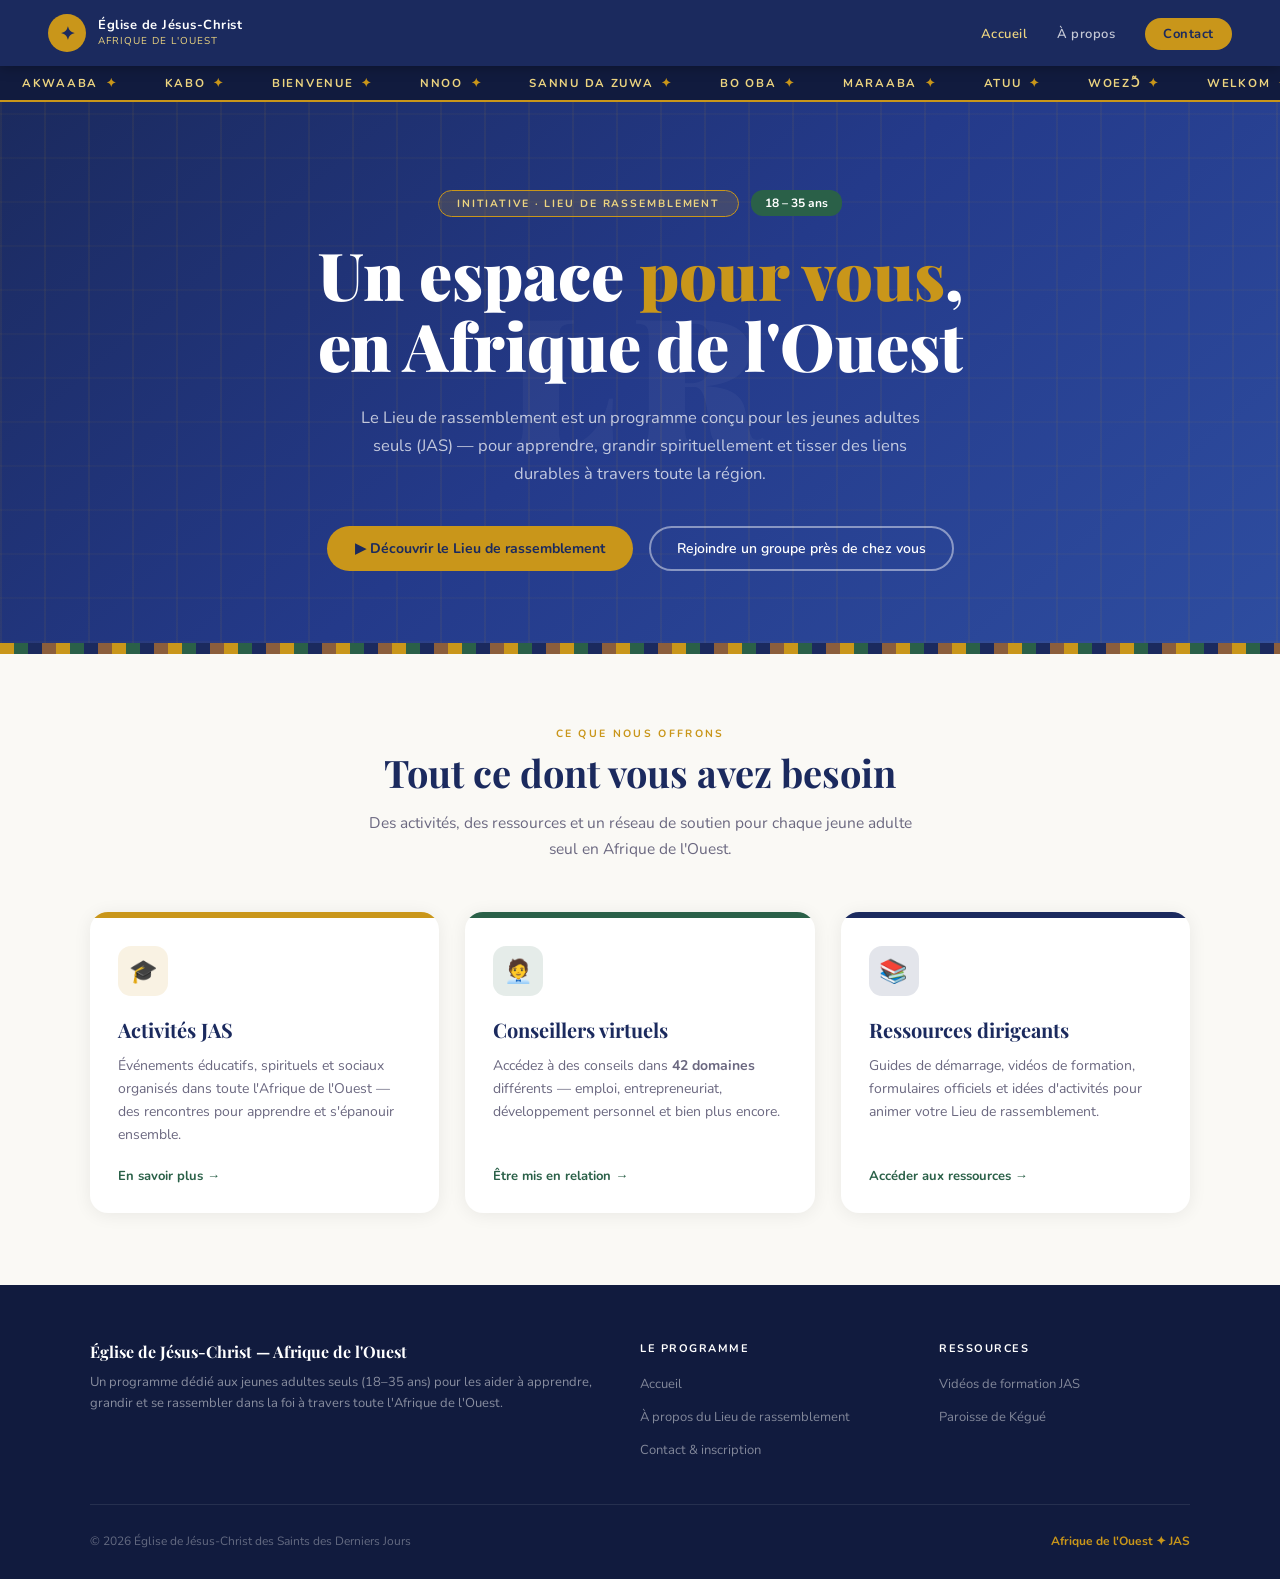
<file: Reprise/index.html>
<!DOCTYPE html>
<html lang="fr">
<head>
  <meta charset="UTF-8">
  <meta name="viewport" content="width=device-width, initial-scale=1.0">
  <title>Lieu de rassemblement — Jeunes Adultes Seuls, Afrique de l'Ouest</title>
  <meta name="description" content="Le Lieu de rassemblement est un programme pour les jeunes adultes seuls (18-35 ans) en Afrique de l'Ouest : activités, ressources et accompagnement.">
  <link href="https://fonts.googleapis.com/css2?family=Playfair+Display:wght@400;700;900&family=Nunito:wght@300;400;600;700&display=swap" rel="stylesheet">
  <link rel="stylesheet" href="style.css">
</head>
<body>

<!-- ─── NAVBAR ─── -->
<nav>
  <a href="index.html" class="nav-logo">
    <div class="nav-logo-icon">✦</div> 
    <div>
      <div class="nav-logo-main">Église de Jésus-Christ</div>
      <div class="nav-logo-sub">Afrique de l'Ouest</div>
    </div>
  </a>
  <ul class="nav-links">
    <li><a href="index.html" class="active">Accueil</a></li>
    <li><a href="a-propos.html">À propos</a></li>
    <li><a href="contact.html" class="nav-cta">Contact</a></li>
  </ul>
</nav>

<!-- ─── BANDEAU DE BIENVENUE ─── -->
<div class="ticker-wrap">
  <div class="ticker">
    <span class="ticker-item">akwaaba <span class="ticker-dot">✦</span></span>
    <span class="ticker-item">kabo <span class="ticker-dot">✦</span></span>
    <span class="ticker-item">bienvenue <span class="ticker-dot">✦</span></span>
    <span class="ticker-item">nnoo <span class="ticker-dot">✦</span></span>
    <span class="ticker-item">sannu da zuwa <span class="ticker-dot">✦</span></span>
    <span class="ticker-item">bo oba <span class="ticker-dot">✦</span></span>
    <span class="ticker-item">maraaba <span class="ticker-dot">✦</span></span>
    <span class="ticker-item">atuu <span class="ticker-dot">✦</span></span>
    <span class="ticker-item">woezɔ̃ <span class="ticker-dot">✦</span></span>
    <span class="ticker-item">welkom <span class="ticker-dot">✦</span></span>
    <span class="ticker-item">welcome <span class="ticker-dot">✦</span></span>
    <span class="ticker-item">afeee noko <span class="ticker-dot">✦</span></span>
    <!-- doublé pour une boucle continue -->
    <span class="ticker-item">akwaaba <span class="ticker-dot">✦</span></span>
    <span class="ticker-item">kabo <span class="ticker-dot">✦</span></span>
    <span class="ticker-item">bienvenue <span class="ticker-dot">✦</span></span>
    <span class="ticker-item">nnoo <span class="ticker-dot">✦</span></span>
    <span class="ticker-item">sannu da zuwa <span class="ticker-dot">✦</span></span>
    <span class="ticker-item">bo oba <span class="ticker-dot">✦</span></span>
    <span class="ticker-item">maraaba <span class="ticker-dot">✦</span></span>
    <span class="ticker-item">atuu <span class="ticker-dot">✦</span></span>
    <span class="ticker-item">woezɔ̃ <span class="ticker-dot">✦</span></span>
    <span class="ticker-item">welkom <span class="ticker-dot">✦</span></span>
    <span class="ticker-item">welcome <span class="ticker-dot">✦</span></span>
    <span class="ticker-item">afeee noko <span class="ticker-dot">✦</span></span>
  </div>
</div>

<!-- ─── HERO ─── -->
<section class="hero">
  <div class="hero-wm">LR</div>
  <div class="hero-badge">Initiative · Lieu de Rassemblement</div>
  <span class="hero-age">18 – 35 ans</span>
  <h1>Un espace <em>pour vous</em>,<br>en Afrique de l'Ouest</h1>
  <p class="hero-sub">
    Le Lieu de rassemblement est un programme conçu pour les jeunes adultes seuls (JAS) —
    pour apprendre, grandir spirituellement et tisser des liens durables à travers toute la région.
  </p>
  <div class="hero-actions">
    <a href="a-propos.html" class="btn-primary">▶ Découvrir le Lieu de rassemblement</a>
    <a href="contact.html" class="btn-outline">Rejoindre un groupe près de chez vous</a>
  </div>
</section>

<div class="kente"></div>

<!-- ─── OFFRES ─── -->
<section class="cards-section">
  <div class="cards-hd">
    <div class="section-label">Ce que nous offrons</div>
    <h2 class="section-title">Tout ce dont vous avez besoin</h2>
    <p class="section-desc">Des activités, des ressources et un réseau de soutien pour chaque jeune adulte seul en Afrique de l'Ouest.</p>
  </div>
  <div class="cards-grid">

    <div class="card">
      <div class="card-bar gold"></div>
      <div class="card-body">
        <div class="card-icon gold-bg">🎓</div>
        <h3>Activités JAS</h3>
        <p>Événements éducatifs, spirituels et sociaux organisés dans toute l'Afrique de l'Ouest — des rencontres pour apprendre et s'épanouir ensemble.</p>
        <a href="a-propos.html" class="card-link">En savoir plus →</a>
      </div>
    </div>

    <div class="card">
      <div class="card-bar green"></div>
      <div class="card-body">
        <div class="card-icon green-bg">🧑‍💼</div>
        <h3>Conseillers virtuels</h3>
        <p>Accédez à des conseils dans <strong>42 domaines</strong> différents — emploi, entrepreneuriat, développement personnel et bien plus encore.</p>
        <a href="contact.html" class="card-link">Être mis en relation →</a>
      </div>
    </div>

    <div class="card">
      <div class="card-bar navy"></div>
      <div class="card-body">
        <div class="card-icon navy-bg">📚</div>
        <h3>Ressources dirigeants</h3>
        <p>Guides de démarrage, vidéos de formation, formulaires officiels et idées d'activités pour animer votre Lieu de rassemblement.</p>
        <a href="a-propos.html" class="card-link">Accéder aux ressources →</a>
      </div>
    </div>

  </div>
</section>

<!-- ─── PIED DE PAGE ─── -->
<footer>
  <div class="footer-inner">
    <div class="footer-top">
      <div class="fbrand">
        <h4>Église de Jésus-Christ — Afrique de l'Ouest</h4>
        <p>Un programme dédié aux jeunes adultes seuls (18–35 ans) pour les aider à apprendre, grandir et se rassembler dans la foi à travers toute l'Afrique de l'Ouest.</p>
      </div>
      <div class="fcol">
        <h5>Le programme</h5>
        <ul>
          <li><a href="index.html">Accueil</a></li>
          <li><a href="a-propos.html">À propos du Lieu de rassemblement</a></li>
          <li><a href="contact.html">Contact &amp; inscription</a></li>
        </ul>
      </div>
      <div class="fcol">
        <h5>Ressources</h5>
        <ul>
          <li><a href="https://www.youtube.com/playlist?list=PLsImnSnI11I7fehPz9nurvhtqoldoaC2j" target="_blank" rel="noopener">Vidéos de formation JAS</a></li>
          <li><a href="https://maps.app.goo.gl/mae8pg2AJkW2jbD5A" target="_blank" rel="noopener">Paroisse de Kégué</a></li>
        </ul>
      </div>
    </div>
    <div class="footer-bot">
      <span>© 2026 Église de Jésus-Christ des Saints des Derniers Jours</span>
      <span class="accent">Afrique de l'Ouest ✦ JAS</span>
    </div>
  </div>
</footer>

</body>
</html>
</file>
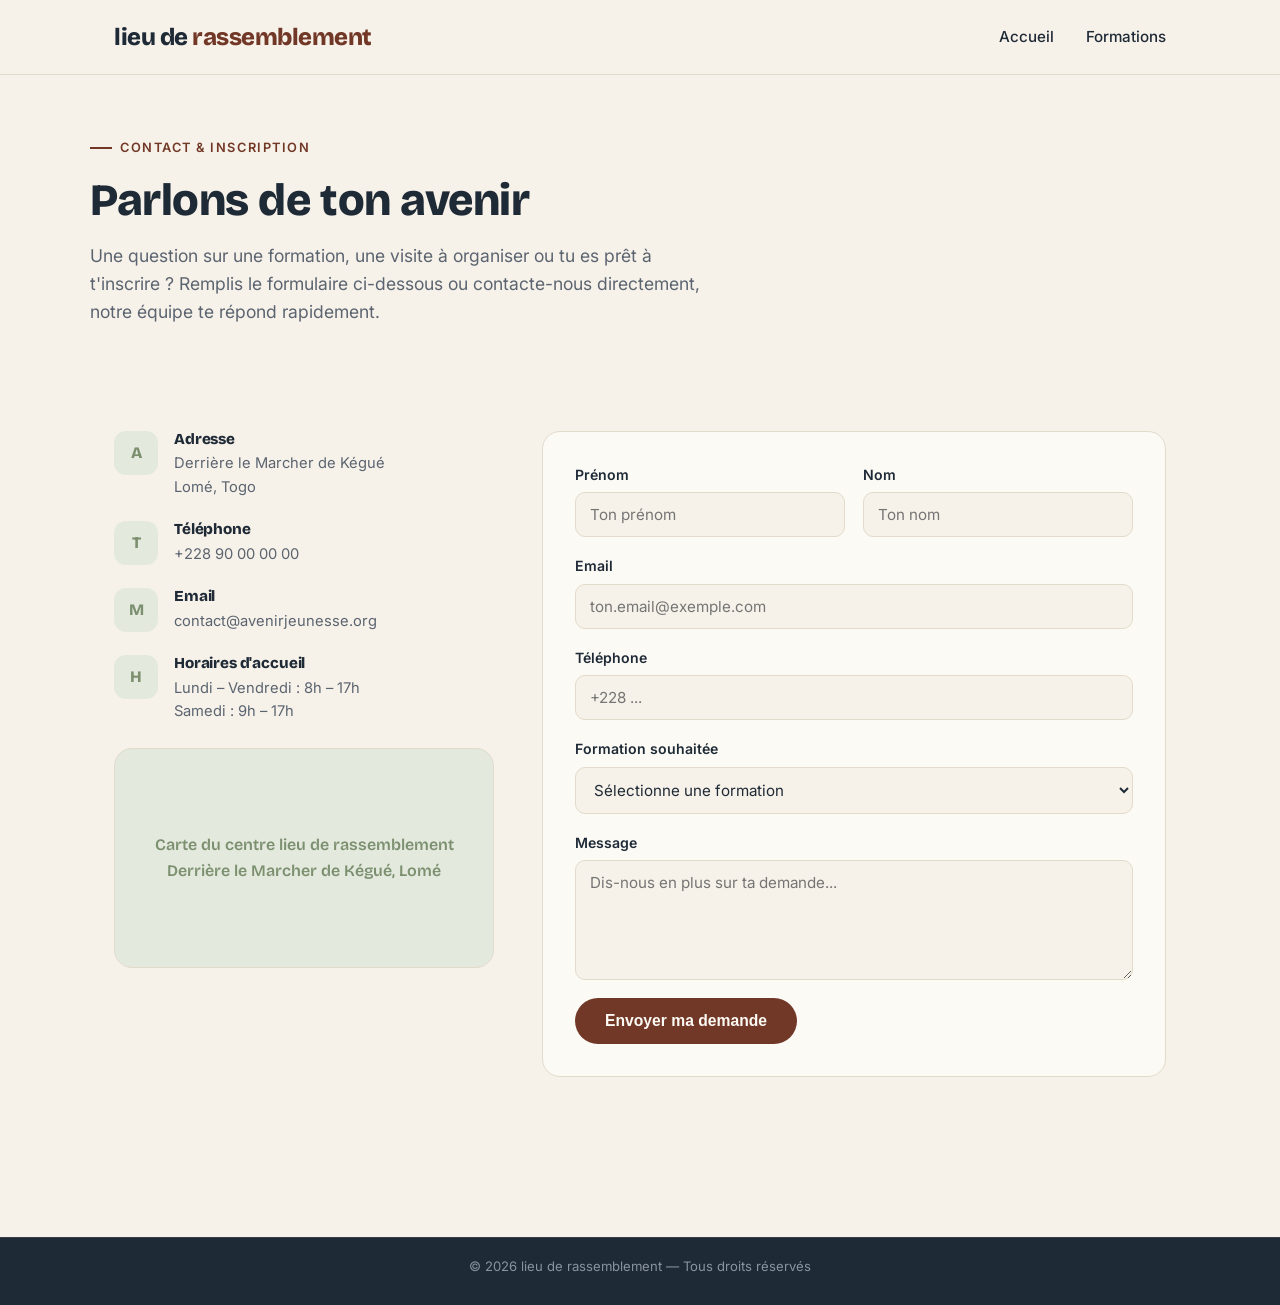
<file: contact.html>
<!DOCTYPE html>
<html lang="fr">
<head>
  <meta charset="UTF-8">
  <meta name="viewport" content="width=device-width, initial-scale=1.0">
  <title>Contact &amp; inscription — lieu de rassemblement</title>
  <link rel="stylesheet" href="style.css">
</head>
<body>

  <header class="entete">
    <div class="container">
      <a href="index.html" class="logo">lieu de <span>rassemblement</span></a>

      <input type="checkbox" id="menu-toggle">
      <label for="menu-toggle" class="menu-toggle-label">☰</label>

      <nav class="nav-principale">
        <a href="index.html">Accueil</a>
        <a href="formations.html">Formations</a>
      
      </nav>
    </div>
  </header>

  <main>

    <section class="container intro-page">
      <span class="eyebrow">Contact &amp; inscription</span>
      <h1>Parlons de ton avenir</h1>
      <p class="lead">
        Une question sur une formation, une visite à organiser ou tu es prêt à
        t'inscrire ? Remplis le formulaire ci-dessous ou contacte-nous directement,
        notre équipe te répond rapidement.
      </p>
    </section>

    <section class="section">
      <div class="container contact-grille">

        <div>
          <div class="bloc-coordonnees">

            <div class="coordonnee">
              <div class="coordonnee-icone">A</div>
              <div>
                <h4>Adresse</h4>
                <p>Derrière le Marcher de Kégué<br>Lomé, Togo</p>
              </div>
            </div>

            <div class="coordonnee">
              <div class="coordonnee-icone">T</div>
              <div>
                <h4>Téléphone</h4>
                <p><a href="tel:+22890000000">+228 90 00 00 00</a></p>
              </div>
            </div>

            <div class="coordonnee">
              <div class="coordonnee-icone">M</div>
              <div>
                <h4>Email</h4>
                <p><a href="mailto:contact@avenirjeunesse.org">contact@avenirjeunesse.org</a></p>
              </div>
            </div>

            <div class="coordonnee">
              <div class="coordonnee-icone">H</div>
              <div>
                <h4>Horaires d'accueil</h4>
                <p>Lundi – Vendredi : 8h – 17h<br>Samedi : 9h – 17h</p>
              </div>
            </div>

          </div>

          <div class="carte-placeholder">
            Carte du centre lieu de rassemblement<br>Derrière le Marcher de Kégué, Lomé
          </div>
        </div>

        <form class="formulaire" action="#" method="post">
          <div class="ligne-champs">
            <div class="champ">
              <label for="prenom">Prénom</label>
              <input type="text" id="prenom" name="prenom" placeholder="Ton prénom" required>
            </div>
            <div class="champ">
              <label for="nom">Nom</label>
              <input type="text" id="nom" name="nom" placeholder="Ton nom" required>
            </div>
          </div>

          <div class="champ">
            <label for="email">Email</label>
            <input type="email" id="email" name="email" placeholder="ton.email@exemple.com" required>
          </div>

          <div class="champ">
            <label for="telephone">Téléphone</label>
            <input type="tel" id="telephone" name="telephone" placeholder="+228 ...">
          </div>

          <div class="champ">
            <label for="formation">Formation souhaitée</label>
            <select id="formation" name="formation">
              <option value="">Sélectionne une formation</option>
              <option value="web">Développement web</option>
              <option value="cuisine">Cuisine</option>
              <option value="patisserie">Pâtisserie</option>
              <option value="onglerie">Onglerie</option>
              <option value="tresse">Tresse &amp; coiffure</option>
              <option value="autre">Je ne sais pas encore</option>
            </select>
          </div>

          <div class="champ">
            <label for="message">Message</label>
            <textarea id="message" name="message" placeholder="Dis-nous en plus sur ta demande..."></textarea>
          </div>

          <button type="submit" class="bouton bouton-primaire">Envoyer ma demande</button>
        </form>

      </div>
    </section>

  </main>

  <footer class="pied">
    <div class="bas-pied">© 2026 lieu de rassemblement — Tous droits réservés</div>
  </footer>

</body>
</html>
</file>
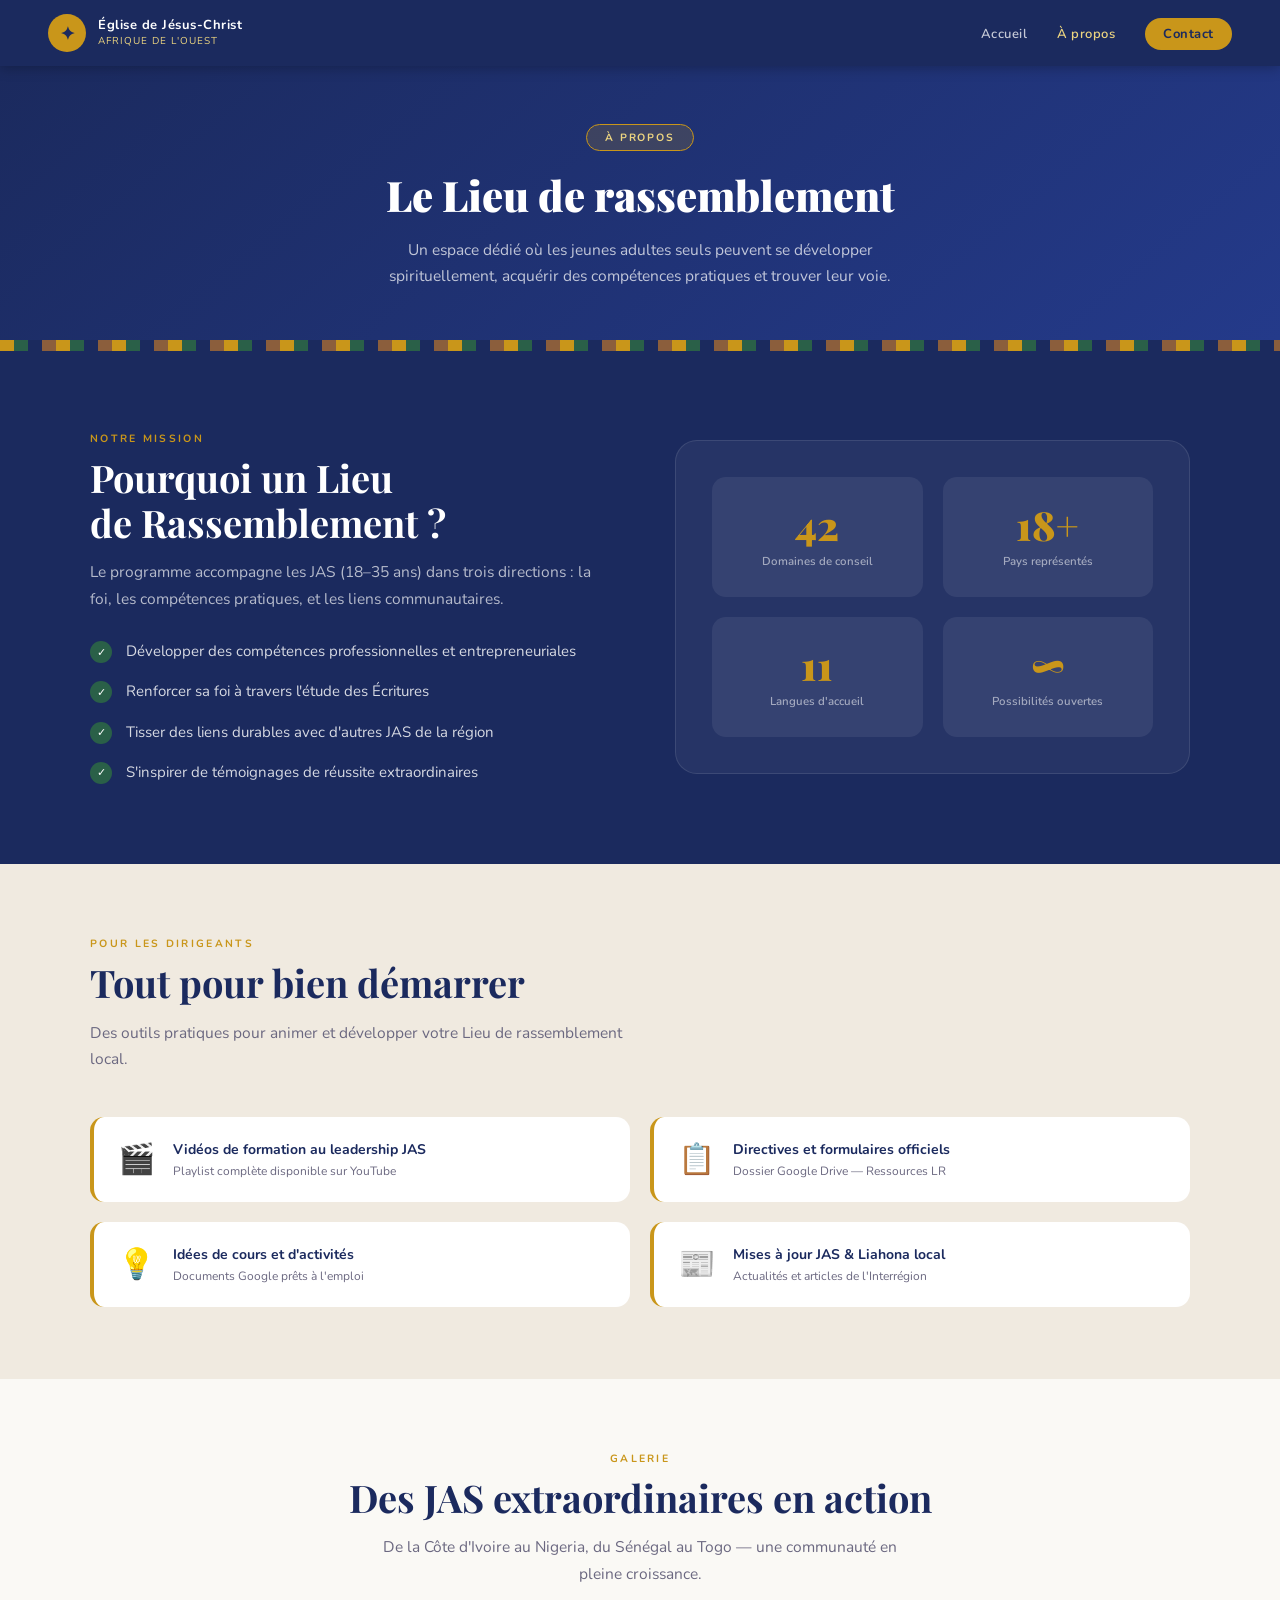
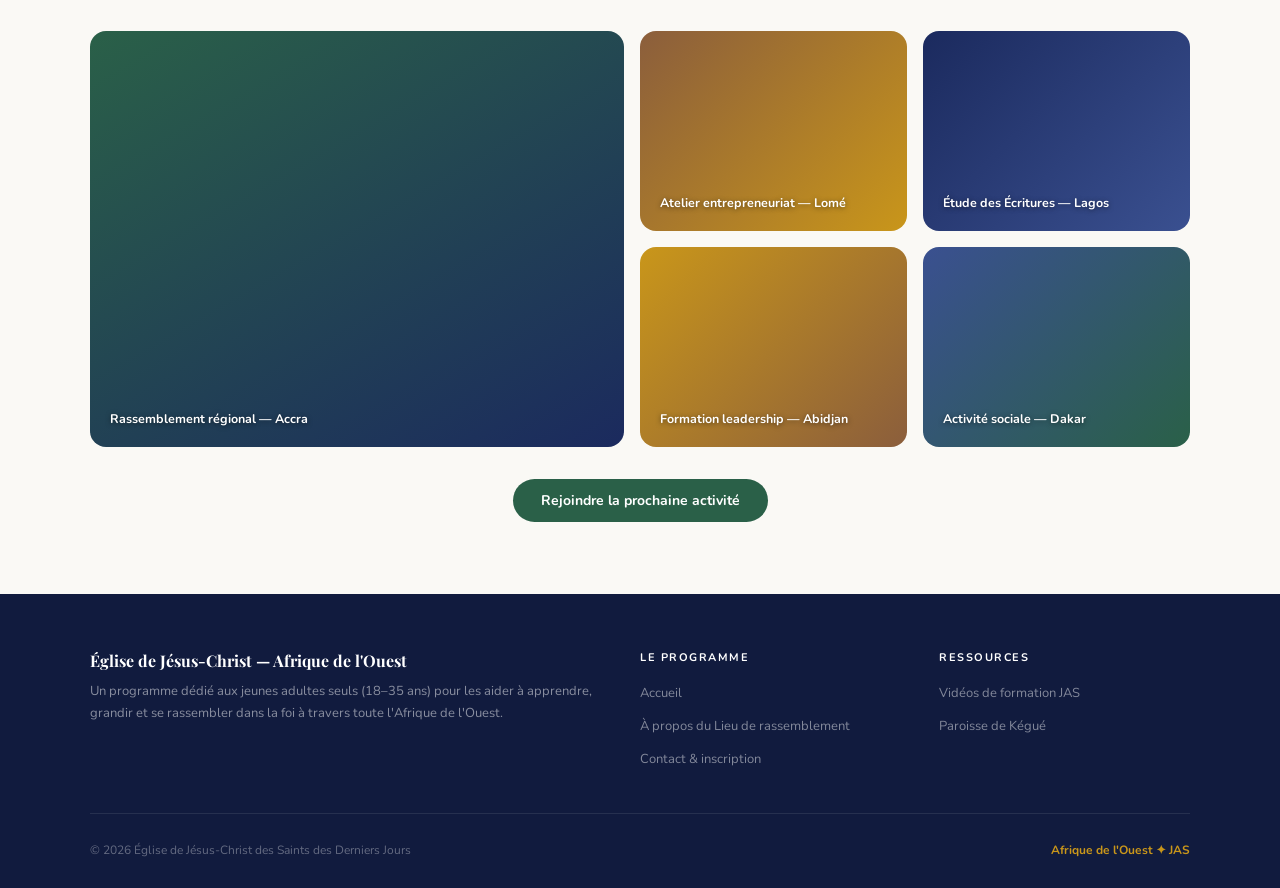
<file: Reprise/a-propos.html>
<!DOCTYPE html>
<html lang="fr">
<head>
  <meta charset="UTF-8">
  <meta name="viewport" content="width=device-width, initial-scale=1.0">
  <title>À propos du Lieu de rassemblement — JAS Afrique de l'Ouest</title>
  <meta name="description" content="Découvrez la mission du Lieu de rassemblement, ses chiffres clés et les ressources disponibles pour les jeunes adultes seuls et leurs dirigeants.">
  <link href="https://fonts.googleapis.com/css2?family=Playfair+Display:wght@400;700;900&family=Nunito:wght@300;400;600;700&display=swap" rel="stylesheet">
  <link rel="stylesheet" href="style.css">
</head>
<body>

<!-- ─── NAVBAR ─── -->
<nav>
  <a href="index.html" class="nav-logo">
    <div class="nav-logo-icon">✦</div>
    <div>
      <div class="nav-logo-main">Église de Jésus-Christ</div>
      <div class="nav-logo-sub">Afrique de l'Ouest</div>
    </div>
  </a>
  <ul class="nav-links">
    <li><a href="index.html">Accueil</a></li>
    <li><a href="a-propos.html" class="active">À propos</a></li>
    <li><a href="contact.html" class="nav-cta">Contact</a></li>
  </ul>
</nav>

<!-- ─── EN-TÊTE DE PAGE ─── -->
<section class="page-header">
  <div class="hero-badge">À propos</div>
  <h1>Le Lieu de rassemblement</h1>
  <p>Un espace dédié où les jeunes adultes seuls peuvent se développer spirituellement, acquérir des compétences pratiques et trouver leur voie.</p>
</section>

<div class="kente"></div>

<!-- ─── MISSION & CHIFFRES ─── -->
<section class="feature-section">
  <div class="feature-inner">
    <div class="feature-content">
      <div class="section-label">Notre mission</div>
      <h2 class="section-title">Pourquoi un Lieu<br>de Rassemblement ?</h2>
      <p class="section-desc">
        Le programme accompagne les JAS (18–35 ans) dans trois directions : la foi, les compétences pratiques, et les liens communautaires.
      </p>
      <ul class="feature-list">
        <li>
          <span class="fcheck">✓</span>
          <span>Développer des compétences professionnelles et entrepreneuriales</span>
        </li>
        <li>
          <span class="fcheck">✓</span>
          <span>Renforcer sa foi à travers l'étude des Écritures</span>
        </li>
        <li>
          <span class="fcheck">✓</span>
          <span>Tisser des liens durables avec d'autres JAS de la région</span>
        </li>
        <li>
          <span class="fcheck">✓</span>
          <span>S'inspirer de témoignages de réussite extraordinaires</span>
        </li>
      </ul>
    </div>
    <div class="feature-vis">
      <div class="stat-grid">
        <div class="stat-box">
          <div class="stat-num">42</div>
          <div class="stat-lbl">Domaines de conseil</div>
        </div>
        <div class="stat-box">
          <div class="stat-num">18+</div>
          <div class="stat-lbl">Pays représentés</div>
        </div>
        <div class="stat-box">
          <div class="stat-num">11</div>
          <div class="stat-lbl">Langues d'accueil</div>
        </div>
        <div class="stat-box">
          <div class="stat-num">∞</div>
          <div class="stat-lbl">Possibilités ouvertes</div>
        </div>
      </div>
    </div>
  </div>
</section>

<!-- ─── RESSOURCES DIRIGEANTS ─── -->
<section class="resources-section">
  <div class="resources-inner">
    <div class="section-label">Pour les dirigeants</div>
    <h2 class="section-title">Tout pour bien démarrer</h2>
    <p class="section-desc">Des outils pratiques pour animer et développer votre Lieu de rassemblement local.</p>
    <div class="resources-grid">
      <a href="https://www.youtube.com/playlist?list=PLsImnSnI11I7fehPz9nurvhtqoldoaC2j" class="res-item" target="_blank" rel="noopener">
        <span class="res-emoji">🎬</span>
        <div>
          <h4>Vidéos de formation au leadership JAS</h4>
          <p>Playlist complète disponible sur YouTube</p>
        </div>
      </a>
      <a href="https://drive.google.com/drive/folders/1a1h6Eb-d5ZvznE8h7kzeudmm6tMqYqth" class="res-item" target="_blank" rel="noopener">
        <span class="res-emoji">📋</span>
        <div>
          <h4>Directives et formulaires officiels</h4>
          <p>Dossier Google Drive — Ressources LR</p>
        </div>
      </a>
      <a href="https://docs.google.com/document/d/1ixwEaow4Ad2zph8p8s55453L5QPtCA844CBS7XX6nzw/edit?tab=t.0" class="res-item" target="_blank" rel="noopener">
        <span class="res-emoji">💡</span>
        <div>
          <h4>Idées de cours et d'activités</h4>
          <p>Documents Google prêts à l'emploi</p>
        </div>
      </a>
      <a href="https://drive.google.com/drive/folders/1taW5S7uBejNlnb3Ykxp8puZVUSTl_1uK" class="res-item" target="_blank" rel="noopener">
        <span class="res-emoji">📰</span>
        <div>
          <h4>Mises à jour JAS &amp; Liahona local</h4>
          <p>Actualités et articles de l'Interrégion</p>
        </div>
      </a>
    </div>
  </div>
</section>

<!-- ─── GALERIE ─── -->
<section class="gallery-section">
  <div class="gallery-hd">
    <div class="section-label">Galerie</div>
    <h2 class="section-title">Des JAS extraordinaires en action</h2>
    <p class="section-desc">De la Côte d'Ivoire au Nigeria, du Sénégal au Togo — une communauté en pleine croissance.</p>
  </div>
  <div class="gallery-grid">
    <div class="g-card tall">
      <div class="g-card-inner"><span class="g-caption">Rassemblement régional — Accra</span></div>
    </div>
    <div class="g-card">
      <div class="g-card-inner"><span class="g-caption">Atelier entrepreneuriat — Lomé</span></div>
    </div>
    <div class="g-card">
      <div class="g-card-inner"><span class="g-caption">Étude des Écritures — Lagos</span></div>
    </div>
    <div class="g-card">
      <div class="g-card-inner"><span class="g-caption">Formation leadership — Abidjan</span></div>
    </div>
    <div class="g-card">
      <div class="g-card-inner"><span class="g-caption">Activité sociale — Dakar</span></div>
    </div>
  </div>
  <div class="gallery-cta">
    <a href="contact.html" class="btn-green">Rejoindre la prochaine activité</a>
  </div>
</section>

<!-- ─── PIED DE PAGE ─── -->
<footer>
  <div class="footer-inner">
    <div class="footer-top">
      <div class="fbrand">
        <h4>Église de Jésus-Christ — Afrique de l'Ouest</h4>
        <p>Un programme dédié aux jeunes adultes seuls (18–35 ans) pour les aider à apprendre, grandir et se rassembler dans la foi à travers toute l'Afrique de l'Ouest.</p>
      </div>
      <div class="fcol">
        <h5>Le programme</h5>
        <ul>
          <li><a href="index.html">Accueil</a></li>
          <li><a href="a-propos.html">À propos du Lieu de rassemblement</a></li>
          <li><a href="contact.html">Contact &amp; inscription</a></li>
        </ul>
      </div>
      <div class="fcol">
        <h5>Ressources</h5>
        <ul>
          <li><a href="https://www.youtube.com/playlist?list=PLsImnSnI11I7fehPz9nurvhtqoldoaC2j" target="_blank" rel="noopener">Vidéos de formation JAS</a></li>
          <li><a href="https://maps.app.goo.gl/mae8pg2AJkW2jbD5A" target="_blank" rel="noopener">Paroisse de Kégué</a></li>
        </ul>
      </div>
    </div>
    <div class="footer-bot">
      <span>© 2026 Église de Jésus-Christ des Saints des Derniers Jours</span>
      <span class="accent">Afrique de l'Ouest ✦ JAS</span>
    </div>
  </div>
</footer>

</body>
</html>
</file>
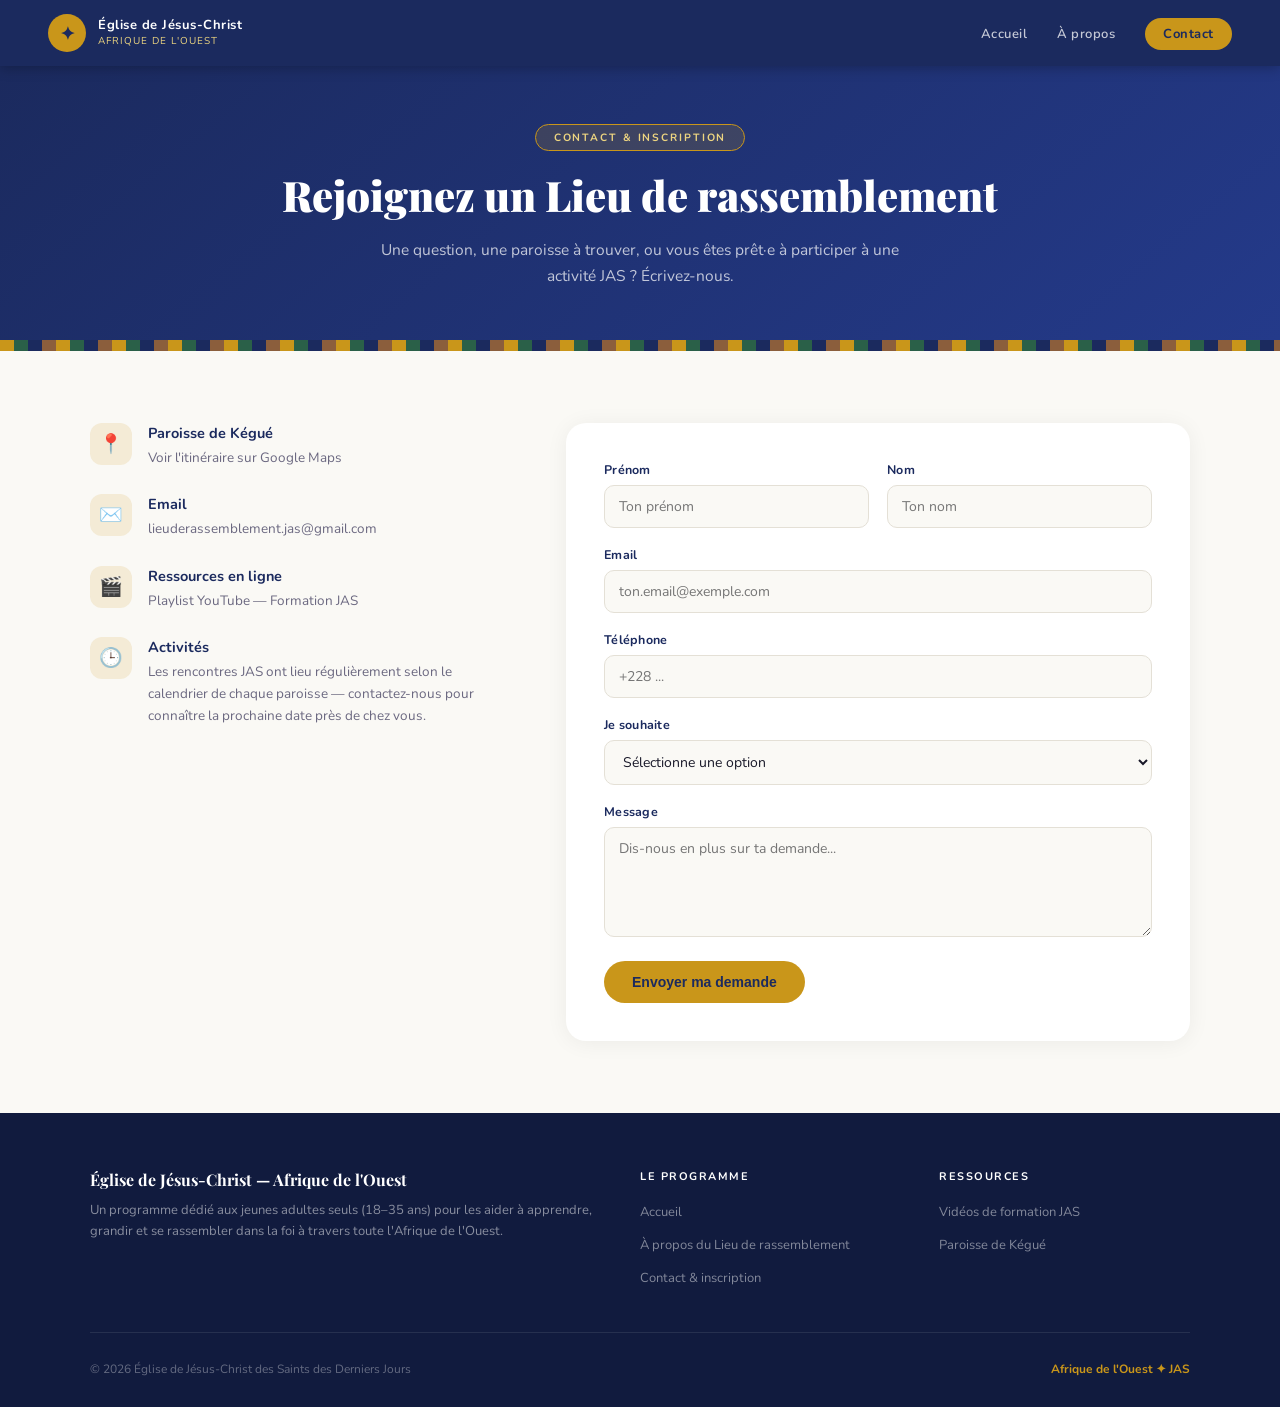
<file: Reprise/contact.html>
<!DOCTYPE html>
<html lang="fr">
<head>
  <meta charset="UTF-8">
  <meta name="viewport" content="width=device-width, initial-scale=1.0">
  <title>Contact — Lieu de rassemblement, JAS Afrique de l'Ouest</title>
  <meta name="description" content="Contactez le Lieu de rassemblement le plus proche de chez vous ou inscrivez-vous à une activité JAS en Afrique de l'Ouest.">
  <link href="https://fonts.googleapis.com/css2?family=Playfair+Display:wght@400;700;900&family=Nunito:wght@300;400;600;700&display=swap" rel="stylesheet">
  <link rel="stylesheet" href="style.css">
</head>
<body>

<!-- ─── NAVBAR ─── -->
<nav>
  <a href="index.html" class="nav-logo">
    <div class="nav-logo-icon">✦</div> 
    <div>
      <div class="nav-logo-main">Église de Jésus-Christ</div>
      <div class="nav-logo-sub">Afrique de l'Ouest</div>
    </div>
  </a>
  <ul class="nav-links">
    <li><a href="index.html">Accueil</a></li>
    <li><a href="a-propos.html">À propos</a></li>
    <li><a href="contact.html" class="nav-cta active">Contact</a></li>
  </ul>
</nav>

<!-- ─── EN-TÊTE DE PAGE ─── -->
<section class="page-header">
  <div class="hero-badge">Contact &amp; inscription</div>
  <h1>Rejoignez un Lieu de rassemblement</h1>
  <p>Une question, une paroisse à trouver, ou vous êtes prêt·e à participer à une activité JAS ? Écrivez-nous.</p>
</section>

<div class="kente"></div>

<!-- ─── COORDONNÉES + FORMULAIRE ─── -->
<section class="contact-section">
  <div class="contact-inner">

    <div class="contact-infos">

      <div class="info-item">
        <div class="info-icon">📍</div>
        <div>
          <h4>Paroisse de Kégué</h4>
          <p><a href="https://maps.app.goo.gl/mae8pg2AJkW2jbD5A" target="_blank" rel="noopener">Voir l'itinéraire sur Google Maps</a></p>
        </div>
      </div>

      <div class="info-item">
        <div class="info-icon">✉️</div>
        <div>
          <h4>Email</h4>
          <p><a href="mailto:lieuderassemblement.jas@gmail.com">lieuderassemblement.jas@gmail.com</a></p>
        </div>
      </div>

      <div class="info-item">
        <div class="info-icon">🎬</div>
        <div>
          <h4>Ressources en ligne</h4>
          <p><a href="https://www.youtube.com/playlist?list=PLsImnSnI11I7fehPz9nurvhtqoldoaC2j" target="_blank" rel="noopener">Playlist YouTube — Formation JAS</a></p>
        </div>
      </div>

      <div class="info-item">
        <div class="info-icon">🕒</div>
        <div>
          <h4>Activités</h4>
          <p>Les rencontres JAS ont lieu régulièrement selon le calendrier de chaque paroisse — contactez-nous pour connaître la prochaine date près de chez vous.</p>
        </div>
      </div>

    </div>

    <form class="contact-form" action="#" method="post">
      <div class="form-row">
        <div class="field">
          <label for="prenom">Prénom</label>
          <input type="text" id="prenom" name="prenom" placeholder="Ton prénom" required>
        </div>
        <div class="field">
          <label for="nom">Nom</label>
          <input type="text" id="nom" name="nom" placeholder="Ton nom" required>
        </div>
      </div>

      <div class="field">
        <label for="email">Email</label>
        <input type="email" id="email" name="email" placeholder="ton.email@exemple.com" required>
      </div>

      <div class="field">
        <label for="telephone">Téléphone</label>
        <input type="tel" id="telephone" name="telephone" placeholder="+228 ...">
      </div>

      <div class="field">
        <label for="interet">Je souhaite</label>
        <select id="interet" name="interet">
          <option value="">Sélectionne une option</option>
          <option value="activite">Rejoindre une activité JAS</option>
          <option value="conseiller">Être mis·e en relation avec un conseiller virtuel</option>
          <option value="dirigeant">Devenir dirigeant / animer un Lieu de rassemblement</option>
          <option value="question">Poser une question</option>
        </select>
      </div>

      <div class="field">
        <label for="message">Message</label>
        <textarea id="message" name="message" placeholder="Dis-nous en plus sur ta demande..."></textarea>
      </div>

      <button type="submit" class="btn-primary">Envoyer ma demande</button>
    </form>

  </div>
</section>

<!-- ─── PIED DE PAGE ─── -->
<footer>
  <div class="footer-inner">
    <div class="footer-top">
      <div class="fbrand">
        <h4>Église de Jésus-Christ — Afrique de l'Ouest</h4>
        <p>Un programme dédié aux jeunes adultes seuls (18–35 ans) pour les aider à apprendre, grandir et se rassembler dans la foi à travers toute l'Afrique de l'Ouest.</p>
      </div>
      <div class="fcol">
        <h5>Le programme</h5>
        <ul>
          <li><a href="index.html">Accueil</a></li>
          <li><a href="a-propos.html">À propos du Lieu de rassemblement</a></li>
          <li><a href="contact.html">Contact &amp; inscription</a></li>
        </ul>
      </div>
      <div class="fcol">
        <h5>Ressources</h5>
        <ul>
          <li><a href="https://www.youtube.com/playlist?list=PLsImnSnI11I7fehPz9nurvhtqoldoaC2j" target="_blank" rel="noopener">Vidéos de formation JAS</a></li>
          <li><a href="https://maps.app.goo.gl/mae8pg2AJkW2jbD5A" target="_blank" rel="noopener">Paroisse de Kégué</a></li>
        </ul>
      </div>
    </div>
    <div class="footer-bot">
      <span>© 2026 Église de Jésus-Christ des Saints des Derniers Jours</span>
      <span class="accent">Afrique de l'Ouest ✦ JAS</span>
    </div>
  </div>
</footer>

</body>
</html>
</file>
<file: Reprise/style.css>
/* =========================================================
   Lieu de rassemblement — Jeunes Adultes Seuls (Afrique de l'Ouest)
   Feuille de style commune aux 3 pages du site
   ========================================================= */

:root {
  --navy:        #1B2A5E;
  --navy-dark:   #111B3E;
  --gold:        #C9961A;
  --gold-light:  #EDD580;
  --earth:       #8B5E3C;
  --green:       #2A6048;
  --green-light: #3D7D5F;
  --bg:          #FAF9F5;
  --bg-alt:      #F0EAE0;
  --text:        #181828;
  --muted:       #6B6880;
  --white:       #FFFFFF;
}

*, *::before, *::after { margin: 0; padding: 0; box-sizing: border-box; }

body {
  font-family: 'Nunito', sans-serif;
  background: var(--bg);
  color: var(--text);
  overflow-x: hidden;
}

/* ───────────────── NAV ───────────────── */
nav {
  background: var(--navy);
  display: flex;
  align-items: center;
  justify-content: space-between;
  padding: 0 48px;
  height: 66px;
  position: sticky;
  top: 0;
  z-index: 200;
  box-shadow: 0 2px 12px rgba(0,0,0,0.25);
}

.nav-logo {
  display: flex;
  align-items: center;
  gap: 12px;
  text-decoration: none;
}

.nav-logo-icon {
  width: 38px; height: 38px;
  background: var(--gold);
  border-radius: 50%;
  display: flex; align-items: center; justify-content: center;
  font-family: 'Playfair Display', serif;
  font-weight: 900; font-size: 18px;
  color: var(--navy);
  flex-shrink: 0;
}

.nav-logo-main  { font-size: 13px; font-weight: 700; color: var(--white); letter-spacing: .04em; line-height: 1.2; }
.nav-logo-sub   { font-size: 10px; color: var(--gold-light); letter-spacing: .1em; text-transform: uppercase; }

.nav-links { display: flex; align-items: center; gap: 30px; list-style: none; }
.nav-links a {
  color: rgba(255,255,255,.75);
  text-decoration: none;
  font-size: 13px; font-weight: 600; letter-spacing: .04em;
  transition: color .2s;
}
.nav-links a:hover { color: var(--gold); }
.nav-links a.active { color: var(--gold-light); }
.nav-links .nav-cta {
  background: var(--gold);
  color: var(--navy) !important;
  padding: 7px 18px; border-radius: 20px; font-weight: 700 !important;
}

/* ───────────────── TICKER ───────────────── */
.ticker-wrap {
  background: var(--navy-dark);
  overflow: hidden;
  padding: 9px 0;
  border-bottom: 2.5px solid var(--gold);
}
.ticker {
  display: flex;
  white-space: nowrap;
  animation: scroll-left 32s linear infinite;
}
.ticker-item {
  color: var(--gold-light);
  font-size: 11.5px; font-weight: 700;
  letter-spacing: .15em; text-transform: uppercase;
  padding: 0 22px;
}
.ticker-dot { color: var(--gold); margin: 0 3px; }
@keyframes scroll-left {
  0%   { transform: translateX(0); }
  100% { transform: translateX(-50%); }
}

/* ───────────────── HERO (page d'accueil) ───────────────── */
.hero {
  background: linear-gradient(140deg, var(--navy) 0%, #243A8A 50%, #2E4DA0 100%);
  position: relative; overflow: hidden;
  padding: 88px 48px 72px;
  text-align: center;
}
.hero::before {
  content: '';
  position: absolute; inset: 0;
  background-image:
    repeating-linear-gradient(90deg, rgba(201,150,26,.07) 0px, rgba(201,150,26,.07) 2px, transparent 2px, transparent 44px),
    repeating-linear-gradient(0deg,  rgba(201,150,26,.04) 0px, rgba(201,150,26,.04) 2px, transparent 2px, transparent 44px);
  pointer-events: none;
}
.hero-wm {
  position: absolute; top: 50%; left: 50%;
  transform: translate(-50%,-50%);
  font-family: 'Playfair Display', serif;
  font-size: clamp(90px,14vw,180px);
  font-weight: 900;
  color: rgba(255,255,255,.04);
  white-space: nowrap;
  pointer-events: none; letter-spacing: .08em;
  user-select: none;
}
.hero-badge {
  display: inline-block;
  background: rgba(201,150,26,.18);
  border: 1px solid var(--gold);
  color: var(--gold-light);
  font-size: 10.5px; font-weight: 700; letter-spacing: .18em;
  text-transform: uppercase; padding: 5px 18px; border-radius: 20px;
  margin-bottom: 22px; position: relative;
}
.hero-age {
  display: inline-block;
  background: var(--green);
  color: var(--white);
  font-size: 12px; font-weight: 700;
  padding: 5px 14px; border-radius: 12px;
  margin-bottom: 18px; margin-left: 8px;
  position: relative;
}
.hero h1 {
  font-family: 'Playfair Display', serif;
  font-size: clamp(34px,5.5vw,66px);
  font-weight: 900; color: var(--white);
  line-height: 1.08; margin-bottom: 22px; position: relative;
}
.hero h1 em { color: var(--gold); font-style: normal; }
.hero-sub {
  font-size: 16.5px; color: rgba(255,255,255,.72);
  max-width: 560px; margin: 0 auto 38px;
  line-height: 1.7; font-weight: 400; position: relative;
}
.hero-actions {
  display: flex; gap: 16px; justify-content: center; flex-wrap: wrap;
  position: relative;
}

/* ───────────────── PETIT EN-TÊTE (pages secondaires) ───────────────── */
.page-header {
  background: linear-gradient(140deg, var(--navy) 0%, #243A8A 100%);
  padding: 58px 48px 50px;
  text-align: center;
}
.page-header .hero-badge { margin-bottom: 16px; }
.page-header h1 {
  font-family: 'Playfair Display', serif;
  font-size: clamp(28px, 4vw, 42px);
  font-weight: 900; color: var(--white);
  margin-bottom: 14px;
}
.page-header p {
  font-size: 15.5px; color: rgba(255,255,255,.72);
  max-width: 560px; margin: 0 auto; line-height: 1.7;
}

/* ───────────────── BOUTONS ───────────────── */
.btn-primary {
  background: var(--gold); color: var(--navy);
  font-size: 14px; font-weight: 700;
  padding: 13px 28px; border-radius: 30px;
  text-decoration: none; display: inline-flex; align-items: center; gap: 8px;
  border: none; cursor: pointer;
  transition: transform .15s, box-shadow .15s;
}
.btn-primary:hover { transform: translateY(-2px); box-shadow: 0 8px 22px rgba(201,150,26,.45); }
.btn-outline {
  background: transparent; border: 2px solid rgba(255,255,255,.45);
  color: var(--white); font-size: 14px; font-weight: 600;
  padding: 11px 26px; border-radius: 30px;
  text-decoration: none; display: inline-flex; align-items: center; gap: 8px;
  transition: border-color .2s, background .2s;
}
.btn-outline:hover { border-color: var(--white); background: rgba(255,255,255,.08); }
.btn-green {
  display: inline-flex; align-items: center; gap: 8px;
  background: var(--green); color: var(--white);
  font-size: 14px; font-weight: 700;
  padding: 12px 28px; border-radius: 30px; text-decoration: none;
  border: none; cursor: pointer;
  transition: background .2s, transform .15s;
}
.btn-green:hover { background: var(--green-light); transform: translateY(-2px); }

/* ───────────────── LISERÉ KENTE ───────────────── */
.kente {
  height: 11px;
  background: repeating-linear-gradient(
    90deg,
    var(--gold) 0px,  var(--gold) 14px,
    var(--green) 14px, var(--green) 28px,
    var(--navy)  28px, var(--navy)  42px,
    var(--earth) 42px, var(--earth) 56px
  );
}

/* ───────────────── TITRES DE SECTION ───────────────── */
.section-label {
  font-size: 10.5px; font-weight: 700; color: var(--gold);
  letter-spacing: .22em; text-transform: uppercase; margin-bottom: 10px;
}
.section-title {
  font-family: 'Playfair Display', serif;
  font-size: clamp(26px, 3vw, 38px);
  font-weight: 700; color: var(--navy);
  margin-bottom: 14px; line-height: 1.18;
}
.section-desc {
  font-size: 15.5px; color: var(--muted);
  max-width: 560px; line-height: 1.7;
}

/* ───────────────── CARTES ───────────────── */
.cards-section { padding: 72px 48px; background: var(--bg); }
.cards-hd { text-align: center; margin-bottom: 50px; }
.cards-hd .section-desc { margin: 0 auto; }

.cards-grid {
  display: grid; grid-template-columns: repeat(3,1fr);
  gap: 26px; max-width: 1100px; margin: 0 auto;
}
.card {
  background: var(--white); border-radius: 18px; overflow: hidden;
  box-shadow: 0 2px 18px rgba(0,0,0,.07);
  display: flex; flex-direction: column;
  transition: transform .2s, box-shadow .2s;
}
.card:hover { transform: translateY(-5px); box-shadow: 0 12px 36px rgba(0,0,0,.12); }
.card-bar { height: 6px; }
.card-bar.gold  { background: var(--gold); }
.card-bar.green { background: var(--green); }
.card-bar.navy  { background: var(--navy); }
.card-body { padding: 28px; flex: 1; display: flex; flex-direction: column; }
.card-icon {
  width: 50px; height: 50px; border-radius: 13px;
  display: flex; align-items: center; justify-content: center;
  font-size: 23px; margin-bottom: 20px;
}
.card-icon.gold-bg  { background: rgba(201,150,26,.12); }
.card-icon.green-bg { background: rgba(42,96,72,.12); }
.card-icon.navy-bg  { background: rgba(27,42,94,.12); }
.card h3 {
  font-family: 'Playfair Display', serif;
  font-size: 20px; font-weight: 700; color: var(--navy); margin-bottom: 11px;
}
.card p { font-size: 14px; color: var(--muted); line-height: 1.65; flex: 1; }
.card-link {
  display: inline-flex; align-items: center; gap: 6px;
  color: var(--green); font-size: 13px; font-weight: 700;
  text-decoration: none; margin-top: 20px; transition: gap .15s;
}
.card-link:hover { gap: 10px; }

/* ───────────────── SECTION SOMBRE (mission / chiffres) ───────────────── */
.feature-section { background: var(--navy); padding: 80px 48px; }
.feature-inner {
  max-width: 1100px; margin: 0 auto;
  display: grid; grid-template-columns: 1fr 1fr; gap: 70px; align-items: center;
}
.feature-content .section-title { color: var(--white); }
.feature-content .section-desc  { color: rgba(255,255,255,.68); max-width: 100%; }
.feature-list { list-style: none; margin-top: 28px; display: flex; flex-direction: column; gap: 17px; }
.feature-list li {
  display: flex; align-items: flex-start; gap: 14px;
  font-size: 15px; color: rgba(255,255,255,.82); line-height: 1.55;
}
.fcheck {
  width: 22px; height: 22px; background: var(--green); border-radius: 50%;
  display: flex; align-items: center; justify-content: center;
  font-size: 11px; flex-shrink: 0; margin-top: 1px; color: var(--white);
}
.feature-vis {
  background: rgba(255,255,255,.05);
  border: 1px solid rgba(255,255,255,.1);
  border-radius: 22px; padding: 36px;
}
.stat-grid { display: grid; grid-template-columns: 1fr 1fr; gap: 20px; }
.stat-box  { background: rgba(255,255,255,.07); border-radius: 14px; padding: 28px 20px; text-align: center; }
.stat-num  {
  font-family: 'Playfair Display', serif;
  font-size: 40px; font-weight: 900; color: var(--gold); line-height: 1;
}
.stat-lbl  { font-size: 11.5px; color: rgba(255,255,255,.55); margin-top: 8px; font-weight: 600; }

/* ───────────────── RESSOURCES ───────────────── */
.resources-section { background: var(--bg-alt); padding: 72px 48px; }
.resources-inner { max-width: 1100px; margin: 0 auto; }
.resources-grid {
  display: grid; grid-template-columns: repeat(2,1fr);
  gap: 20px; margin-top: 44px;
}
.res-item {
  background: var(--white); border-radius: 14px;
  padding: 22px 24px; display: flex; align-items: center; gap: 18px;
  text-decoration: none; color: inherit;
  border-left: 4px solid var(--gold);
  transition: transform .15s, box-shadow .15s;
}
.res-item:hover { transform: translateX(5px); box-shadow: 0 4px 22px rgba(0,0,0,.08); }
.res-emoji { font-size: 30px; flex-shrink: 0; }
.res-item h4 { font-size: 14px; font-weight: 700; color: var(--navy); margin-bottom: 4px; }
.res-item p  { font-size: 12px; color: var(--muted); }

/* ───────────────── GALERIE ───────────────── */
.gallery-section { padding: 72px 48px; background: var(--bg); }
.gallery-hd { text-align: center; margin-bottom: 44px; }
.gallery-hd .section-desc { margin: 0 auto; }
.gallery-grid {
  display: grid;
  grid-template-columns: 2fr 1fr 1fr;
  grid-template-rows: 200px 200px;
  gap: 16px;
  max-width: 1100px; margin: 0 auto;
}
.g-card { border-radius: 16px; overflow: hidden; position: relative; }
.g-card.tall { grid-row: span 2; }
.g-card-inner {
  width: 100%; height: 100%;
  display: flex; align-items: flex-end; padding: 20px;
}
.g-card:nth-child(1) .g-card-inner { background: linear-gradient(150deg,#2A6048,#1B2A5E); }
.g-card:nth-child(2) .g-card-inner { background: linear-gradient(135deg,#8B5E3C,#C9961A); }
.g-card:nth-child(3) .g-card-inner { background: linear-gradient(135deg,#1B2A5E,#3A5090); }
.g-card:nth-child(4) .g-card-inner { background: linear-gradient(135deg,#C9961A,#8B5E3C); }
.g-card:nth-child(5) .g-card-inner { background: linear-gradient(135deg,#3A5090,#2A6048); }
.g-caption {
  color: var(--white); font-size: 12.5px; font-weight: 700;
  text-shadow: 0 1px 5px rgba(0,0,0,.5);
}
.gallery-cta { text-align: center; margin-top: 32px; }

/* ───────────────── PAGE CONTACT ───────────────── */
.contact-section { padding: 72px 48px; background: var(--bg); }
.contact-inner {
  max-width: 1100px; margin: 0 auto;
  display: grid; grid-template-columns: .8fr 1.2fr; gap: 60px;
}
.contact-infos { display: flex; flex-direction: column; gap: 26px; }
.info-item { display: flex; gap: 16px; align-items: flex-start; }
.info-icon {
  width: 42px; height: 42px; border-radius: 12px; flex-shrink: 0;
  background: rgba(201,150,26,.14); color: var(--gold);
  display: flex; align-items: center; justify-content: center;
  font-size: 19px;
}
.info-item h4 { font-size: 14.5px; font-weight: 700; color: var(--navy); margin-bottom: 4px; }
.info-item p, .info-item a { font-size: 13.5px; color: var(--muted); line-height: 1.6; text-decoration: none; }
.info-item a:hover { color: var(--green); }

.contact-form {
  background: var(--white); border-radius: 20px; padding: 38px;
  box-shadow: 0 2px 22px rgba(0,0,0,.06);
}
.form-row { display: grid; grid-template-columns: 1fr 1fr; gap: 18px; }
.field { margin-bottom: 18px; }
.field label {
  display: block; font-size: 12.5px; font-weight: 700; color: var(--navy);
  margin-bottom: 7px; letter-spacing: .02em;
}
.field input, .field select, .field textarea {
  width: 100%; padding: 11px 14px; font-family: 'Nunito', sans-serif;
  font-size: 14px; color: var(--text);
  border: 1.5px solid #E4E0D6; border-radius: 10px;
  background: var(--bg); transition: border-color .2s;
}
.field input:focus, .field select:focus, .field textarea:focus {
  outline: none; border-color: var(--gold);
}
.field textarea { min-height: 110px; resize: vertical; }

/* ───────────────── PIED DE PAGE ───────────────── */
footer { background: var(--navy-dark); padding: 56px 48px 30px; }
.footer-inner { max-width: 1100px; margin: 0 auto; }
.footer-top {
  display: grid; grid-template-columns: 2fr 1fr 1fr; gap: 48px;
  padding-bottom: 44px; border-bottom: 1px solid rgba(255,255,255,.09);
  margin-bottom: 28px;
}
.fbrand h4 {
  color: var(--white); font-family: 'Playfair Display',serif;
  font-size: 16px; margin-bottom: 10px;
}
.fbrand p { font-size: 13px; color: rgba(255,255,255,.5); line-height: 1.65; }
.fcol h5 {
  color: var(--white); font-size: 11px; font-weight: 700;
  letter-spacing: .14em; text-transform: uppercase; margin-bottom: 16px;
}
.fcol ul { list-style: none; display: flex; flex-direction: column; gap: 11px; }
.fcol a { color: rgba(255,255,255,.48); text-decoration: none; font-size: 13px; transition: color .2s; }
.fcol a:hover { color: var(--gold); }
.footer-bot {
  display: flex; justify-content: space-between; align-items: center;
  font-size: 12px; color: rgba(255,255,255,.35);
}
.footer-bot span.accent { color: var(--gold); font-weight: 700; }

/* ───────────────── RESPONSIVE ───────────────── */
@media (max-width: 860px) {
  nav { padding: 0 22px; }
  .nav-links { gap: 16px; }
  .hero, .page-header, .cards-section, .feature-section, .resources-section,
  .gallery-section, .contact-section { padding-left: 22px; padding-right: 22px; }
  .cards-grid { grid-template-columns: 1fr; }
  .feature-inner { grid-template-columns: 1fr; gap: 40px; }
  .resources-grid { grid-template-columns: 1fr; }
  .gallery-grid { grid-template-columns: 1fr 1fr; grid-template-rows: repeat(3, 160px); }
  .g-card.tall { grid-row: span 1; }
  .contact-inner { grid-template-columns: 1fr; }
  .form-row { grid-template-columns: 1fr; }
  .footer-top { grid-template-columns: 1fr; gap: 30px; }
}
</file>
<file: style.css>
/* ===========================================================
   Avenir Jeunesse — feuille de style principale
   =========================================================== */

@import url('https://fonts.googleapis.com/css2?family=Bricolage+Grotesque:wght@400;500;700;800&family=Inter:wght@400;500;600&display=swap');

:root{
  --creme: #F7F2E9;
  --creme-clair: #FCFAF5;
  --encre: #1F2A37;
  --terracotta: #723827;
  --sauge: #7C9070;
  --sauge-clair: #E3E9DD;
  --gris-texte: #5B6470;
  --bordure: #E2DACB;

  --display: 'Bricolage Grotesque', sans-serif;
  --corps: 'Inter', sans-serif;
}

*{
  margin: 0;
  padding: 0;
  box-sizing: border-box;
}

html{
  scroll-behavior: smooth;
}

body{
  font-family: var(--corps);
  background: var(--creme);
  color: var(--encre);
  line-height: 1.6;
  font-size: 16px;
}

img{
  max-width: 100%;
  display: block;
}

a{
  color: inherit;
  text-decoration: none;
}

.container{
  max-width: 1100px;
  margin: 0 auto;
  padding: 0 24px;
}

/* ===========================================================
   En-tête
   =========================================================== */

.entete{
  background: var(--creme);
  border-bottom: 1px solid var(--bordure);
  position: sticky;
  top: 0;
  z-index: 50;
}

.entete .container{
  display: flex;
  align-items: center;
  justify-content: space-between;
  padding-top: 18px;
  padding-bottom: 18px;
}

.logo{
  font-family: var(--display);
  font-weight: 800;
  font-size: 1.5rem;
  letter-spacing: -0.02em;
}

.logo span{
  color: var(--terracotta);
}

.nav-principale{
  display: flex;
  gap: 32px;
  font-weight: 500;
  font-size: 0.95rem;
}

.nav-principale a{
  position: relative;
  padding: 6px 0;
  transition: color 0.2s ease;
}

.nav-principale a:hover,
.nav-principale a.actif{
  color: var(--terracotta);
}

.nav-principale a.actif::after{
  content: "";
  position: absolute;
  left: 0;
  bottom: -2px;
  width: 100%;
  height: 2px;
  background: var(--terracotta);
}

.bouton-nav{
  background: var(--encre);
  color: var(--creme-clair);
  padding: 10px 22px;
  border-radius: 999px;
  font-weight: 600;
  font-size: 0.9rem;
  transition: background 0.2s ease;
}

.bouton-nav:hover{
  background: var(--terracotta);
}

/* menu mobile (case à cocher) */
.menu-toggle-label{
  display: none;
  font-size: 1.6rem;
  cursor: pointer;
  font-family: var(--display);
}

#menu-toggle{
  display: none;
}

/* ===========================================================
   Pied de page
   =========================================================== */

.pied{
  background: var(--encre);
  color: var(--creme-clair);
  margin-top: 80px;
}

.pied .container{
  padding-top: 56px;
  padding-bottom: 32px;
  display: grid;
  grid-template-columns: 1.4fr 1fr 1fr;
  gap: 40px;
}

.pied h3{
  font-family: var(--display);
  font-size: 1.3rem;
  margin-bottom: 12px;
}

.pied p{
  color: #B9C0CA;
  font-size: 0.92rem;
  max-width: 320px;
}

.pied h4{
  font-family: var(--display);
  font-size: 1rem;
  margin-bottom: 14px;
  letter-spacing: 0.04em;
  text-transform: uppercase;
  color: var(--terracotta);
}

.pied ul{
  list-style: none;
  display: flex;
  flex-direction: column;
  gap: 8px;
  font-size: 0.92rem;
  color: #D6DBE2;
}

.pied ul a:hover{
  color: var(--terracotta);
}

.bas-pied{
  border-top: 1px solid #36404D;
  text-align: center;
  font-size: 0.82rem;
  color: #8A93A0;
  padding: 18px 24px 28px;
}

/* ===========================================================
   Composants généraux
   =========================================================== */

.eyebrow{
  display: inline-flex;
  align-items: center;
  gap: 8px;
  font-size: 0.8rem;
  font-weight: 600;
  letter-spacing: 0.12em;
  text-transform: uppercase;
  color: var(--terracotta);
  margin-bottom: 16px;
}

.eyebrow::before{
  content: "";
  width: 22px;
  height: 2px;
  background: var(--terracotta);
}

h1, h2, h3, h4{
  font-family: var(--display);
  line-height: 1.15;
  font-weight: 800;
  letter-spacing: -0.01em;
}

h2{
  font-size: 2.2rem;
  margin-bottom: 16px;
}

h3{
  font-size: 1.3rem;
  margin-bottom: 8px;
}

.lead{
  font-size: 1.1rem;
  color: var(--gris-texte);
  max-width: 620px;
}

.bouton{
  display: inline-block;
  padding: 14px 30px;
  border-radius: 999px;
  font-weight: 600;
  font-size: 0.98rem;
  transition: all 0.2s ease;
  border: 2px solid transparent;
}

.bouton-primaire{
  background: var(--terracotta);
  color: var(--creme-clair);
}

.bouton-primaire:hover{
  background: #C04E2A;
}

.bouton-secondaire{
  background: transparent;
  color: var(--encre);
  border-color: var(--encre);
}

.bouton-secondaire:hover{
  background: var(--encre);
  color: var(--creme-clair);
}

.section{
  padding: 80px 0;
}

.section-alterne{
  background: var(--creme-clair);
  border-top: 1px solid var(--bordure);
  border-bottom: 1px solid var(--bordure);
}

.entete-section{
  text-align: center;
  max-width: 640px;
  margin: 0 auto 56px;
}

.entete-section .lead{
  margin: 0 auto;
}

/* ===========================================================
   Page d'accueil — héro
   =========================================================== */

.hero{
  padding: 70px 0 90px;
  display: grid;
  grid-template-columns: 1.1fr 0.9fr;
  gap: 48px;
  align-items: center;
}

.hero h1{
  font-size: 3.4rem;
  margin-bottom: 22px;
}

.hero h1 em{
  font-style: normal;
  color: var(--terracotta);
}

.hero .lead{
  margin-bottom: 32px;
}

.hero-actions{
  display: flex;
  gap: 16px;
  align-items: center;
  flex-wrap: wrap;
}

.hero-visuel{
  background: var(--sauge-clair);
  border: 1px solid var(--bordure);
  border-radius: 24px;
  padding: 28px;
  display: grid;
  grid-template-columns: 1fr 1fr;
  gap: 16px;
}

.hero-visuel img{
  border-radius: 14px;
  aspect-ratio: 1 / 1;
  object-fit: cover;
}

.hero-visuel img:first-child{
  grid-row: span 2;
  aspect-ratio: 1 / 2.05;
}

/* bandeau de chiffres */

.chiffres{
  display: grid;
  grid-template-columns: repeat(4, 1fr);
  gap: 24px;
  padding: 48px 0;
  border-top: 1px solid var(--bordure);
  border-bottom: 1px solid var(--bordure);
}

.chiffre{
  text-align: center;
}

.chiffre .valeur{
  font-family: var(--display);
  font-size: 2.4rem;
  font-weight: 800;
  color: var(--terracotta);
}

.chiffre .label{
  font-size: 0.9rem;
  color: var(--gris-texte);
  margin-top: 4px;
}

/* ===========================================================
   Fiches ateliers / formations (élément signature)
   =========================================================== */

.grille-ateliers{
  display: grid;
  grid-template-columns: repeat(3, 1fr);
  gap: 24px;
}

.fiche-atelier{
  background: var(--creme-clair);
  border: 1px solid var(--bordure);
  border-radius: 18px;
  padding: 28px 24px;
  position: relative;
  border-left: 6px solid var(--sauge);
  transition: transform 0.2s ease, box-shadow 0.2s ease;
}

.fiche-atelier:hover{
  transform: translateY(-4px);
  box-shadow: 0 12px 28px -16px rgba(31,42,55,0.35);
}

.fiche-atelier.accent-terracotta{ border-left-color: var(--terracotta); }
.fiche-atelier.accent-encre{ border-left-color: var(--encre); }
.fiche-atelier.accent-sauge{ border-left-color: var(--sauge); }

.fiche-numero{
  font-family: var(--display);
  font-size: 0.8rem;
  font-weight: 700;
  letter-spacing: 0.12em;
  color: var(--gris-texte);
  margin-bottom: 14px;
  display: block;
}

.fiche-atelier h3{
  margin-bottom: 10px;
}

.fiche-atelier p{
  color: var(--gris-texte);
  font-size: 0.95rem;
  margin-bottom: 16px;
}

.fiche-meta{
  display: flex;
  gap: 8px;
  flex-wrap: wrap;
  margin-bottom: 18px;
}

.badge{
  background: var(--sauge-clair);
  color: var(--sauge);
  font-size: 0.78rem;
  font-weight: 600;
  padding: 5px 12px;
  border-radius: 999px;
}

.fiche-atelier .lien-fiche{
  font-weight: 600;
  font-size: 0.92rem;
  color: var(--encre);
  display: inline-flex;
  align-items: center;
  gap: 6px;
}

.fiche-atelier .lien-fiche:hover{
  color: var(--terracotta);
}

/* ===========================================================
   Citoyens / témoignages
   =========================================================== */

.grille-temoignages{
  display: grid;
  grid-template-columns: repeat(3, 1fr);
  gap: 24px;
}

.temoignage{
  background: var(--creme-clair);
  border: 1px solid var(--bordure);
  border-radius: 18px;
  padding: 28px 24px;
}

.temoignage p{
  font-size: 0.96rem;
  color: var(--encre);
  margin-bottom: 18px;
}

.temoignage-auteur{
  display: flex;
  align-items: center;
  gap: 12px;
}

.temoignage-photo{
  width: 44px;
  height: 44px;
  border-radius: 50%;
  object-fit: cover;
}

.temoignage-nom{
  font-weight: 600;
  font-size: 0.92rem;
}

.temoignage-role{
  font-size: 0.82rem;
  color: var(--gris-texte);
}

/* ===========================================================
   Appel à l'action final
   =========================================================== */

.cta-finale{
  background: var(--encre);
  color: var(--creme-clair);
  border-radius: 24px;
  padding: 56px;
  text-align: center;
  margin-top: 0;
}

.cta-finale h2{
  color: var(--creme-clair);
}

.cta-finale .lead{
  color: #C7CED7;
  margin: 0 auto 28px;
}

.cta-finale .bouton-secondaire{
  color: var(--creme-clair);
  border-color: var(--creme-clair);
}

.cta-finale .bouton-secondaire:hover{
  background: var(--creme-clair);
  color: var(--encre);
}

/* ===========================================================
   Page formations — liste détaillée
   =========================================================== */

.intro-page{
  padding: 56px 0 24px;
}

.intro-page h1{
  font-size: 2.8rem;
  margin-bottom: 16px;
}

.formation-detail{
  display: grid;
  grid-template-columns: 0.9fr 1.1fr;
  gap: 48px;
  align-items: start;
  padding: 56px 0;
  border-bottom: 1px solid var(--bordure);
}

.formation-detail:last-child{
  border-bottom: none;
}

.formation-detail.inverse{
  direction: rtl;
}

.formation-detail.inverse > *{
  direction: ltr;
}

.formation-detail img{
  border-radius: 18px;
  width: 100%;
  aspect-ratio: 4 / 3;
  object-fit: cover;
}

.formation-detail .fiche-numero{
  color: var(--terracotta);
}

.liste-programme{
  list-style: none;
  margin: 18px 0 24px;
  display: flex;
  flex-direction: column;
  gap: 10px;
}

.liste-programme li{
  display: flex;
  gap: 12px;
  font-size: 0.95rem;
  color: var(--encre);
}

.liste-programme li::before{
  content: "→";
  color: var(--terracotta);
  font-weight: 700;
}

.infos-pratiques{
  display: flex;
  gap: 28px;
  margin-bottom: 24px;
  flex-wrap: wrap;
}

.info-pratique .label{
  font-size: 0.78rem;
  text-transform: uppercase;
  letter-spacing: 0.08em;
  color: var(--gris-texte);
  margin-bottom: 4px;
}

.info-pratique .valeur{
  font-weight: 700;
  font-family: var(--display);
}

/* ===========================================================
   Page contact
   =========================================================== */

.contact-grille{
  display: grid;
  grid-template-columns: 1fr 1fr;
  gap: 48px;
  align-items: start;
}

.bloc-coordonnees{
  display: flex;
  flex-direction: column;
  gap: 22px;
}

.coordonnee{
  display: flex;
  gap: 16px;
  align-items: flex-start;
}

.coordonnee-icone{
  width: 44px;
  height: 44px;
  border-radius: 12px;
  background: var(--sauge-clair);
  color: var(--sauge);
  display: flex;
  align-items: center;
  justify-content: center;
  font-family: var(--display);
  font-weight: 800;
  flex-shrink: 0;
}

.coordonnee h4{
  font-size: 0.95rem;
  margin-bottom: 4px;
}

.coordonnee p, .coordonnee a{
  color: var(--gris-texte);
  font-size: 0.92rem;
}

.coordonnee a:hover{
  color: var(--terracotta);
}

.carte-placeholder{
  margin-top: 24px;
  border-radius: 18px;
  border: 1px solid var(--bordure);
  background: var(--sauge-clair);
  height: 220px;
  display: flex;
  align-items: center;
  justify-content: center;
  color: var(--sauge);
  font-weight: 600;
  font-family: var(--display);
  text-align: center;
  padding: 24px;
}

/* formulaire */

.formulaire{
  background: var(--creme-clair);
  border: 1px solid var(--bordure);
  border-radius: 18px;
  padding: 32px;
  display: flex;
  flex-direction: column;
  gap: 18px;
}

.champ{
  display: flex;
  flex-direction: column;
  gap: 6px;
}

.champ label{
  font-size: 0.88rem;
  font-weight: 600;
}

.champ input,
.champ select,
.champ textarea{
  font-family: var(--corps);
  font-size: 0.95rem;
  padding: 12px 14px;
  border: 1px solid var(--bordure);
  border-radius: 10px;
  background: var(--creme);
  color: var(--encre);
}

.champ input:focus,
.champ select:focus,
.champ textarea:focus{
  outline: 2px solid var(--sauge);
  outline-offset: 1px;
  border-color: var(--sauge);
}

.champ textarea{
  resize: vertical;
  min-height: 120px;
}

.ligne-champs{
  display: grid;
  grid-template-columns: 1fr 1fr;
  gap: 18px;
}

.formulaire .bouton{
  align-self: flex-start;
  border: none;
  cursor: pointer;
}

/* ===========================================================
   FAQ
   =========================================================== */

.faq-item{
  border-bottom: 1px solid var(--bordure);
  padding: 22px 0;
}

.faq-item h3{
  font-size: 1.05rem;
  margin-bottom: 8px;
}

.faq-item p{
  color: var(--gris-texte);
  font-size: 0.95rem;
}

/* ===========================================================
   Responsive
   =========================================================== */

@media (max-width: 900px){
  .hero{
    grid-template-columns: 1fr;
  }

  .hero h1{
    font-size: 2.5rem;
  }

  .hero-visuel{
    order: -1;
  }

  .chiffres{
    grid-template-columns: repeat(2, 1fr);
    gap: 32px 24px;
  }

  .grille-ateliers,
  .grille-temoignages{
    grid-template-columns: repeat(2, 1fr);
  }

  .formation-detail,
  .formation-detail.inverse{
    grid-template-columns: 1fr;
    direction: ltr;
  }

  .pied .container{
    grid-template-columns: 1fr 1fr;
  }

  .pied .colonne-marque{
    grid-column: 1 / -1;
  }

  .contact-grille{
    grid-template-columns: 1fr;
  }
}

@media (max-width: 640px){
  .nav-principale{
    position: absolute;
    top: 100%;
    left: 0;
    right: 0;
    background: var(--creme);
    border-bottom: 1px solid var(--bordure);
    flex-direction: column;
    padding: 16px 24px 24px;
    gap: 16px;
    display: none;
  }

  #menu-toggle:checked ~ .nav-principale{
    display: flex;
  }

  .menu-toggle-label{
    display: block;
  }

  .bouton-nav{
    display: none;
  }

  .entete{
    position: relative;
  }

  .grille-ateliers,
  .grille-temoignages{
    grid-template-columns: 1fr;
  }

  .chiffres{
    grid-template-columns: repeat(2, 1fr);
  }

  .pied .container{
    grid-template-columns: 1fr;
  }

  .ligne-champs{
    grid-template-columns: 1fr;
  }

  .cta-finale{
    padding: 40px 24px;
  }

  h2{
    font-size: 1.7rem;
  }

  .hero h1{
    font-size: 2rem;
  }
}
</file>
